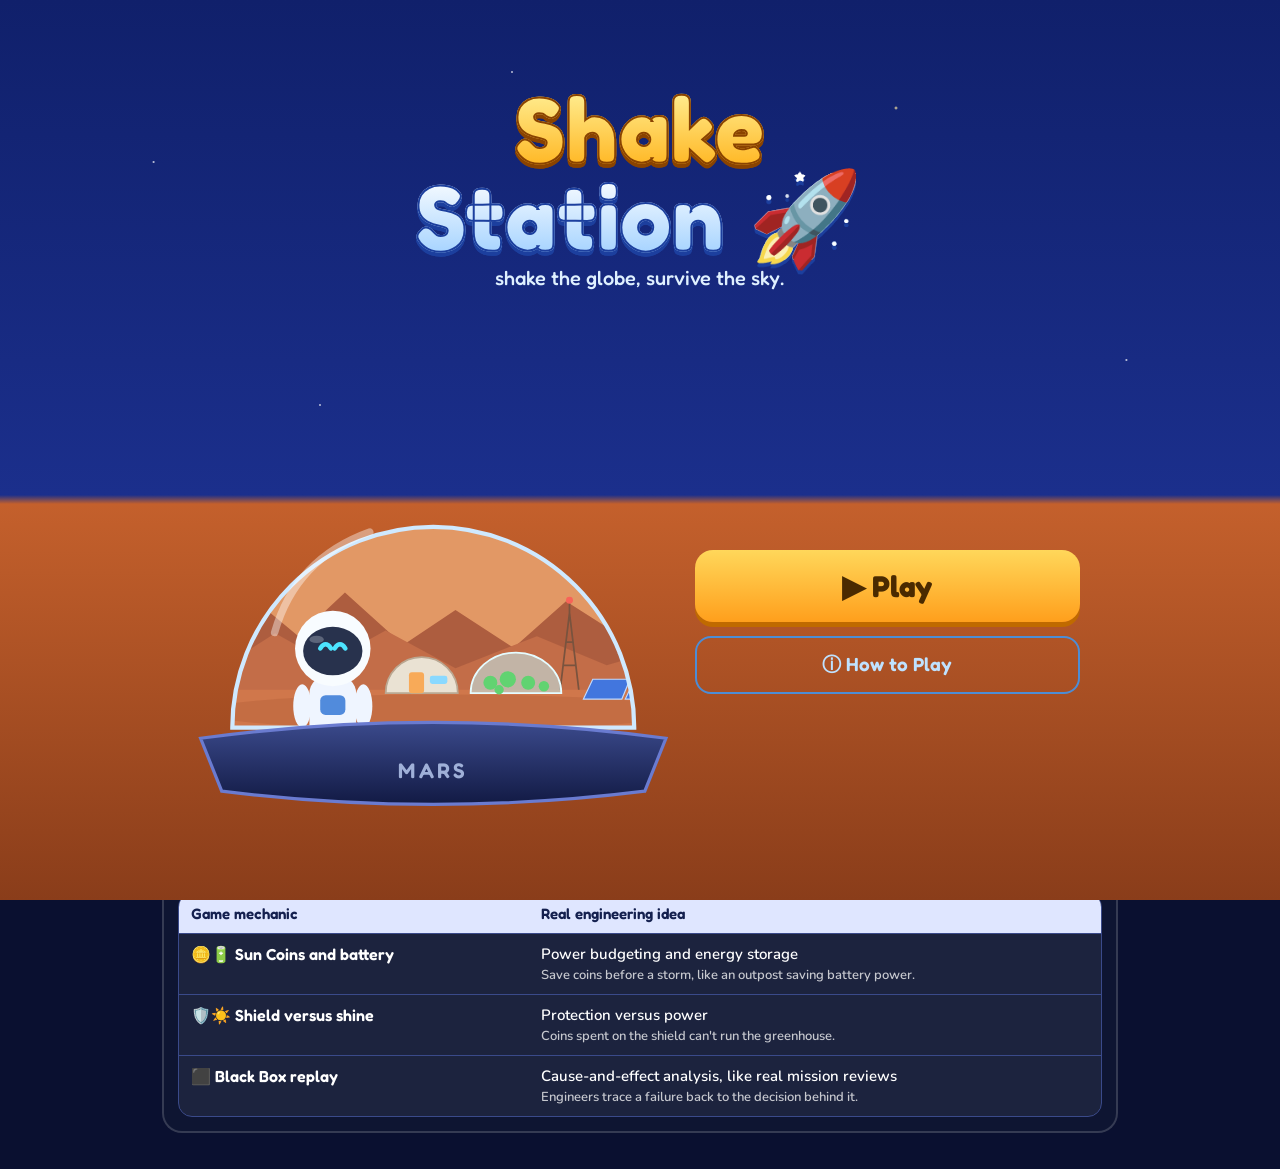
<file: index.html>
<!DOCTYPE html>
<html lang="en"><head>
<meta charset="utf-8">
<meta name="viewport" content="width=device-width, initial-scale=1, viewport-fit=cover">
<meta name="description" content="Shake Station: a Mars survival game about power budgeting and mission decisions.">
<title>Shake Station</title>
<link rel="preconnect" href="https://fonts.googleapis.com">
<link rel="preconnect" href="https://fonts.gstatic.com" crossorigin>
<link href="https://fonts.googleapis.com/css2?family=Fredoka:wght@400;500;600;700&family=Nunito:wght@600;800&display=swap" rel="stylesheet">
<link rel="stylesheet" href="style.css"></head>
<body>
<svg width="0" height="0" style="position:absolute" aria-hidden="true"><defs>
<g id="base">
<path d="M0 205 L90 120 L150 170 L230 95 L330 185 L420 125 L520 190 L610 110 L720 180 L800 140 L800 340 L0 340Z" fill="#a8461f"/>
<path d="M0 235 L110 165 L200 215 L300 160 L420 225 L560 170 L680 220 L800 185 L800 340 L0 340Z" fill="#c1582a"/>
<rect x="0" y="262" width="800" height="90" fill="#d0642d"/><ellipse cx="400" cy="300" rx="420" ry="30" fill="#b9501f" opacity=".6"/>
<g stroke="#6b3a1e" stroke-width="3" fill="none"><path d="M600 262 L616 130 L632 262 M606 220 L626 220 M609 180 L623 180 M616 130 L616 112"/></g>
<circle cx="616" cy="108" r="6" fill="#ff4d3d"/>
<path d="M300 268 A62 62 0 0 1 424 268Z" fill="#efe0cc" stroke="#b79d80" stroke-width="3"/><rect x="340" y="232" width="26" height="36" rx="5" fill="#ff9f3d"/><rect x="376" y="238" width="30" height="14" rx="4" fill="#7fd6ff"/>
<path d="M446 268 A78 70 0 0 1 602 268Z" fill="#bfeff0" fill-opacity=".55" stroke="#e9ffff" stroke-width="3"/>
<g fill="#4fcf5a"><circle cx="480" cy="250" r="12"/><circle cx="510" cy="244" r="14"/><circle cx="545" cy="250" r="12"/><circle cx="572" cy="256" r="9"/><circle cx="495" cy="262" r="8"/></g>
<g fill="#2b63d9" stroke="#bcd6ff" stroke-width="2"><path d="M640 278 L656 244 L720 244 L706 278Z"/><path d="M712 278 L728 244 L790 244 L776 278Z"/></g>
<path d="M700 200 q35 -10 52 18 q-30 14 -52 -18z" fill="#e9e9ef" stroke="#9aa" stroke-width="2"/><path d="M728 214 L722 262" stroke="#778" stroke-width="4"/>
</g>
<g id="pipbody"><rect x="-26" y="30" width="52" height="80" rx="20" fill="#f4f7ff"/><rect x="-14" y="52" width="28" height="22" rx="6" fill="#3d7bd6"/><ellipse cx="-34" cy="64" rx="10" ry="24" fill="#f4f7ff"/><ellipse cx="34" cy="64" rx="10" ry="24" fill="#f4f7ff"/><rect x="-24" y="104" width="20" height="28" rx="8" fill="#f4f7ff"/><rect x="4" y="104" width="20" height="28" rx="8" fill="#f4f7ff"/><rect x="-24" y="124" width="20" height="9" rx="4" fill="#9fb0d8"/><rect x="4" y="124" width="20" height="9" rx="4" fill="#9fb0d8"/><circle cx="0" cy="0" r="42" fill="#fff"/><ellipse cx="0" cy="3" rx="33" ry="27" fill="#0d1430"/><ellipse cx="-18" cy="-10" rx="8" ry="4" fill="#fff" opacity=".25"/></g>
</defs></svg>

<div class="wrap">
 <div class="top">
  <div class="pill">📅 <span id="dayT">Day 1</span></div>
  <div class="pill"><span class="coin"></span><span id="coinT">0</span></div>
  <div class="fc"><div id="fcT"></div><div id="fcN"></div></div>
 </div>
 <div class="stage" id="stage">
  <svg class="scene" viewBox="0 0 800 340" preserveAspectRatio="xMidYMid slice" role="img" aria-label="Mars outpost with astronaut Pip">
   <defs><linearGradient id="sk" x1="0" y1="0" x2="0" y2="1"><stop offset="0" stop-color="#f6b87b"/><stop offset="1" stop-color="#e58a4c"/></linearGradient></defs>
   <rect width="800" height="340" fill="url(#sk)"/>
   <circle id="sun" cx="620" cy="60" r="46" fill="#fff4b8" opacity=".9"/>
   <use href="#base"/>
   <g id="pip" transform="translate(210,150)"><use href="#pipbody"/><g id="eyes" stroke="#37e3ff" stroke-width="5" stroke-linecap="round" fill="none"></g></g>
   <rect id="veil" width="800" height="340" fill="#b3401a" opacity="0"/><rect id="red" width="800" height="340" fill="#d3201a" opacity="0"/>
   <g id="sp"></g>
  </svg>
  <div class="banner" id="banner"></div>
  <div class="bubble" id="bubble"></div>
  <div class="post" id="post"></div>
 </div>
 <div class="cards" id="cards"></div>
 <div class="acts">
  <button class="go" id="endBtn">Shake &amp; end day</button>
  <button class="sec" id="demoBtn">Watch a Failed Mission</button>
  <button class="sec" id="howBtn">How to Play</button>
 </div>
 <section class="lab" aria-labelledby="labT">
  <h2 id="labT">Mission Lab: the real engineering behind the game</h2>
  <p>Every part of Shake Station is a simplified version of a real mission decision.</p>
  <table>
   <thead><tr><th scope="col">Game mechanic</th><th scope="col">Real engineering idea</th></tr></thead>
   <tbody>
    <tr><td>🪙🔋 Sun Coins and battery</td><td>Power budgeting and energy storage<small>Save coins before a storm, like an outpost saving battery power.</small></td></tr>
    <tr><td>🛡️☀️ Shield versus shine</td><td>Protection versus power<small>Coins spent on the shield can't run the greenhouse.</small></td></tr>
    <tr><td>⬛ Black Box replay</td><td>Cause-and-effect analysis, like real mission reviews<small>Engineers trace a failure back to the decision behind it.</small></td></tr>
   </tbody>
  </table>
 </section>
</div>

<div class="ov on" id="title"><div class="tw">
 <div class="hd"><h1><span class="a">Shake</span><span class="b">Station 🚀</span></h1><p>shake the globe, survive the sky.</p></div>
 <svg viewBox="0 0 460 380" role="img" aria-label="Snow globe with a Mars outpost"><defs><clipPath id="dc"><path d="M40 290 A190 190 0 0 1 420 290Z"/></clipPath><linearGradient id="bs" x1="0" y1="0" x2="0" y2="1"><stop offset="0" stop-color="#3b4a8c"/><stop offset="1" stop-color="#121a44"/></linearGradient></defs>
  <g clip-path="url(#dc)"><rect x="0" y="80" width="460" height="230" fill="#e58a4c"/><g transform="translate(20,110) scale(.55)"><use href="#base"/></g></g>
  <g transform="translate(135,215) scale(.85)"><use href="#pipbody"/><g stroke="#37e3ff" stroke-width="5" stroke-linecap="round" fill="none"><path d="M-14 0 q6 -9 12 0 M2 0 q6 -9 12 0"/></g></g>
  <path d="M40 290 A190 190 0 0 1 420 290Z" fill="#cfe9ff" fill-opacity=".14" stroke="#cfe9ff" stroke-width="4"/><path d="M80 200 Q100 130 170 105" stroke="#fff" stroke-width="7" stroke-linecap="round" fill="none" opacity=".4"/>
  <path d="M10 300 Q230 270 450 300 L430 350 Q230 375 30 350Z" fill="url(#bs)" stroke="#6a7bd0" stroke-width="3"/><text x="230" y="338" text-anchor="middle" fill="#9fb0d8" font-family="Fredoka,sans-serif" font-size="20" letter-spacing="3">MARS</text></svg>
 <div class="tb"><button class="go" id="playBtn">▶ Play</button><button class="sec" id="howBtn2">ⓘ How to Play</button></div>
</div></div>

<div class="ov" id="how" style="background:rgba(4,8,24,.9)"><div class="modal"><h2>How to Play</h2>
<p>Pip lives in a Mars outpost inside a snow globe. The Sun pays you <b>Sun Coins</b> every day. Spend them on Oxygen, Greenhouse, Heat and Shield to keep Pip alive for 10 days.</p>
<p>There are never enough coins for everything. <b>Unspent coins are saved in the battery</b> (up to 12), so save before a storm. Watch the forecast!</p>
<p>When Pip fails, the <b>Black Box Replay</b> shows the chain of causes.</p>
<p style="font-size:14px;opacity:.85"><b>About the science:</b> events are inspired by real Mars dust storms and solar flares (NASA tracks flares in its DONKI database). Numbers here are simplified for gameplay and are not real measurements.</p>
<button class="go" id="howClose" style="width:100%;margin-top:8px">Got it</button></div></div>
<div class="ov" id="end" style="background:rgba(4,8,24,.88)"><div class="modal" id="endM"></div></div>

<script src="script.js"></script></body></html>
</file>
<file: style.css>
:root{box-sizing:border-box;padding-top:env(safe-area-inset-top,0px);padding-bottom:env(safe-area-inset-bottom,0px);
--cream:#f8eedb;--ink:#3b2412;--gold:#ffc83d;--orange:#ff8a1f;--red:#e5483d;--green:#3fbf4f;--navy:#0a1030;--glass:rgba(16,22,52,.92);--text:#fff}
@media (prefers-color-scheme: dark){:root:not([data-theme="light"]){--navy:#0a1030;--text:#fff}}
:root[data-theme="dark"]{--navy:#0a1030;--text:#fff}
*,*::before,*::after{box-sizing:inherit}
html{scroll-padding-top:env(safe-area-inset-top,0px)}
body{margin:0;min-height:100vh;color:var(--text);font-family:Nunito,system-ui,-apple-system,"Segoe UI",sans-serif;font-weight:600;
background:radial-gradient(circle at 20% 10%,#1d2a78,transparent 50%),var(--navy)}
button{font-family:Fredoka,Nunito,sans-serif;cursor:pointer}
button:focus-visible{outline:3px solid var(--gold);outline-offset:2px}
.wrap{max-width:980px;margin:0 auto;padding:12px 12px 36px}
.top{display:flex;gap:10px;align-items:stretch;flex-wrap:wrap;margin-bottom:10px}
.pill{display:flex;align-items:center;gap:8px;background:var(--glass);border:2px solid rgba(255,255,255,.18);border-radius:16px;padding:8px 16px;font:600 20px Fredoka,sans-serif}
.coin{width:26px;height:26px;border-radius:50%;background:radial-gradient(circle at 35% 30%,#fff3a0,#ffb81f 60%,#d98a00);border:2px solid #b87400;display:inline-block}
.fc{flex:1;min-width:260px;display:grid;grid-template-columns:1fr 1fr;background:#fff;color:var(--ink);border-radius:16px;overflow:hidden}
.fc>div{padding:8px 14px;display:flex;gap:10px;align-items:center}
.fc>div+div{border-left:2px solid #eadfcb}
.fc .ic{font-size:28px}.fc b{display:block;font:600 16px Fredoka,sans-serif}.fc small{display:block;font-size:13px;color:#7a6a58}
.fc .bad small,.fc .bad b{color:var(--red)}
.stage{position:relative;border-radius:22px;overflow:hidden;border:3px solid rgba(255,255,255,.14);background:#c4602c}
.stage svg.scene{display:block;width:100%;aspect-ratio:16/11}
@media(min-width:700px){.stage svg.scene{aspect-ratio:800/340}}
.banner{position:absolute;left:50%;top:12px;transform:translateX(-50%);background:rgba(190,35,30,.92);border:2px solid #ff8c7a;border-radius:12px;padding:8px 18px;text-align:center;font:600 16px Fredoka,sans-serif;display:none;width:max-content;max-width:90%}
.banner small{display:block;font:600 13px Nunito,sans-serif;opacity:.95}
.bubble{position:absolute;left:5%;top:14%;background:#fff;color:var(--ink);border-radius:16px;padding:8px 14px;font:600 15px Fredoka,sans-serif;max-width:170px}
.bubble::after{content:"";position:absolute;left:34px;bottom:-9px;border:9px solid transparent;border-top-color:#fff;border-bottom:0}
.post{position:absolute;right:12px;top:12px;width:210px;background:#fbf1dc;color:#5a3a1a;border-radius:6px;padding:10px;transform:rotate(2.5deg);box-shadow:0 8px 20px rgba(0,0,0,.4);font:500 13px Fredoka,sans-serif;display:none}
.post b{display:block;margin-bottom:4px}.post p{margin:6px 0 0;line-height:1.35}
@media(max-width:699px){.post{position:static;transform:none;width:auto;margin:10px 0 0;display:none}.bubble{top:auto;bottom:12px}}
.cards{display:grid;grid-template-columns:repeat(2,1fr);gap:10px;margin-top:12px}
@media(min-width:700px){.cards{grid-template-columns:repeat(5,1fr)}}
.cd{background:var(--cream);color:var(--ink);border-radius:18px;padding:10px 8px;text-align:center;box-shadow:0 4px 0 #cdb892}
.cd .n{font:600 16px Fredoka,sans-serif;display:flex;justify-content:center;gap:6px;align-items:center}
.cd .n span{font-size:22px}
.mt{height:7px;border-radius:9px;background:#e1d3b6;margin:6px 8px;overflow:hidden}.mt i{display:block;height:100%;transition:width .5s,background .5s}
.ctl{display:flex;align-items:center;justify-content:center;gap:10px;margin-top:6px}
.ctl button{width:38px;height:38px;border:0;border-radius:11px;color:#fff;font-size:24px;font-weight:700;line-height:1;box-shadow:0 3px 0 rgba(0,0,0,.25)}
.ctl .m{background:var(--red)}.ctl .p{background:var(--green)}.ctl button:disabled{opacity:.35;cursor:not-allowed}
.ctl .v{font:700 26px Fredoka,sans-serif;min-width:22px}
.batt{width:62px;height:26px;border:3px solid #6b8a5c;border-radius:7px;margin:4px auto 0;background:#e1d3b6;position:relative;overflow:hidden}
.batt i{position:absolute;inset:0 auto 0 0;background:linear-gradient(#5fe36a,#2fa83c);transition:width .5s}
.bv{font:700 26px Fredoka,sans-serif}
.acts{display:flex;gap:10px;flex-wrap:wrap;margin-top:14px;align-items:center}
.go{flex:1;min-width:220px;border:0;border-radius:18px;padding:14px 20px;font-size:20px;font-weight:700;color:#4a2a00;background:linear-gradient(#ffd75a,#ff9f1c);box-shadow:0 5px 0 #c06a00}
.go:active{transform:translateY(3px);box-shadow:0 2px 0 #c06a00}
.sec{background:transparent;color:#bfe2ff;border:2px solid #4c8dd6;border-radius:16px;padding:12px 16px;font-size:15px;font-weight:600}
.ov{position:fixed;inset:0;display:none;z-index:20;overflow:auto;padding:calc(16px + env(safe-area-inset-top,0px)) 14px calc(16px + env(safe-area-inset-bottom,0px))}
.ov.on{display:block}
#title{display:none;background:radial-gradient(1.5px 1.5px at 12% 18%,#fff,transparent),radial-gradient(2px 2px at 70% 12%,#ffe9a0,transparent),radial-gradient(1.5px 1.5px at 40% 8%,#fff,transparent),radial-gradient(1.5px 1.5px at 88% 40%,#fff,transparent),radial-gradient(1.5px 1.5px at 25% 45%,#fff,transparent),linear-gradient(#10206b,#1b2f8c 55%,#c4602c 56%,#8a3d1a)}
#title.on{display:block}
.tw{max-width:900px;margin:0 auto;display:grid;gap:8px;align-items:center;min-height:100%}
@media(min-width:760px){.tw{grid-template-columns:1.2fr 1fr}.tw .hd{grid-column:1/-1}}
.hd{text-align:center;padding-top:8px}
.hd h1{margin:0;font:700 clamp(46px,11vw,92px)/.95 Fredoka,sans-serif;letter-spacing:.01em}
.hd h1 .a{display:block;background:linear-gradient(#fff29a,#ffb21a);-webkit-background-clip:text;background-clip:text;color:transparent;-webkit-text-stroke:2px #8a4300;filter:drop-shadow(0 4px 0 #8a4300)}
.hd h1 .b{display:block;background:linear-gradient(#fff,#9fd0ff);-webkit-background-clip:text;background-clip:text;color:transparent;-webkit-text-stroke:2px #1c3f9e;filter:drop-shadow(0 4px 0 #1c3f9e)}
.hd p{margin:6px 0 0;font:500 20px Fredoka,sans-serif;color:#dff0ff}
.tb{display:grid;gap:14px;padding:10px}
.tb .go{font-size:30px;padding:18px}
.tb .sec{font-size:19px;padding:14px}
.modal{max-width:540px;margin:4vh auto;background:var(--glass);border:2px solid rgba(255,255,255,.22);border-radius:22px;padding:20px}
.modal h2{margin:0 0 10px;font:700 26px Fredoka,sans-serif;color:var(--gold)}
.modal p{margin:8px 0}
.chain{list-style:none;margin:12px 0;padding:0;display:grid;gap:8px}
.chain li{display:flex;gap:12px;align-items:center;background:rgba(255,255,255,.1);border-radius:14px;padding:10px 12px;font:500 17px Fredoka,sans-serif}
.chain .i{width:44px;height:44px;border-radius:50%;background:#7a1f1a;display:grid;place-items:center;font-size:24px;flex:none}
.lesson{background:rgba(255,255,255,.1);border-radius:14px;padding:12px;text-align:center;font:500 17px Fredoka,sans-serif}
.patch{display:inline-block;border:3px solid var(--gold);border-radius:999px;padding:6px 18px;font:700 20px Fredoka,sans-serif;color:var(--gold)}
@keyframes sh{0%{transform:rotate(0)}20%{transform:rotate(-1.4deg) translateX(-8px)}40%{transform:rotate(1.2deg) translateX(8px)}60%{transform:rotate(-.8deg) translateX(-4px)}100%{transform:none}}
.stage.shake{animation:sh .7s ease-in-out}
@keyframes dr{0%{transform:translate(0,0);opacity:0}20%{opacity:.85}100%{transform:translate(var(--dx),var(--dy));opacity:0}}
.sp{animation:dr var(--t) linear infinite}
@media(prefers-reduced-motion:reduce){.sp,.stage.shake{animation:none}}
.lab{margin-top:18px;background:var(--glass);border:2px solid rgba(255,255,255,.16);border-radius:20px;padding:14px}
.lab h2{margin:0 0 4px;font:700 22px Fredoka,sans-serif;color:var(--gold)}
.lab>p{margin:0 0 10px;font-size:14px;opacity:.85}
.lab table{width:100%;border-collapse:separate;border-spacing:0;border-radius:14px;overflow:hidden;border:1px solid #3a4a8a}
.lab th{background:#dfe6ff;color:#14204f;text-align:left;font:600 15px Fredoka,sans-serif;padding:10px 12px}
.lab td{padding:10px 12px;background:rgba(255,255,255,.06);border-top:1px solid #3a4a8a;vertical-align:top;font-size:15px}
.lab td:first-child{width:38%;font:600 16px Fredoka,sans-serif}
.lab td small{display:block;opacity:.75;font-size:13px;margin-top:2px}
.mini{font-size:13px;opacity:.8;text-align:center;margin:10px 0 0}
</file>
